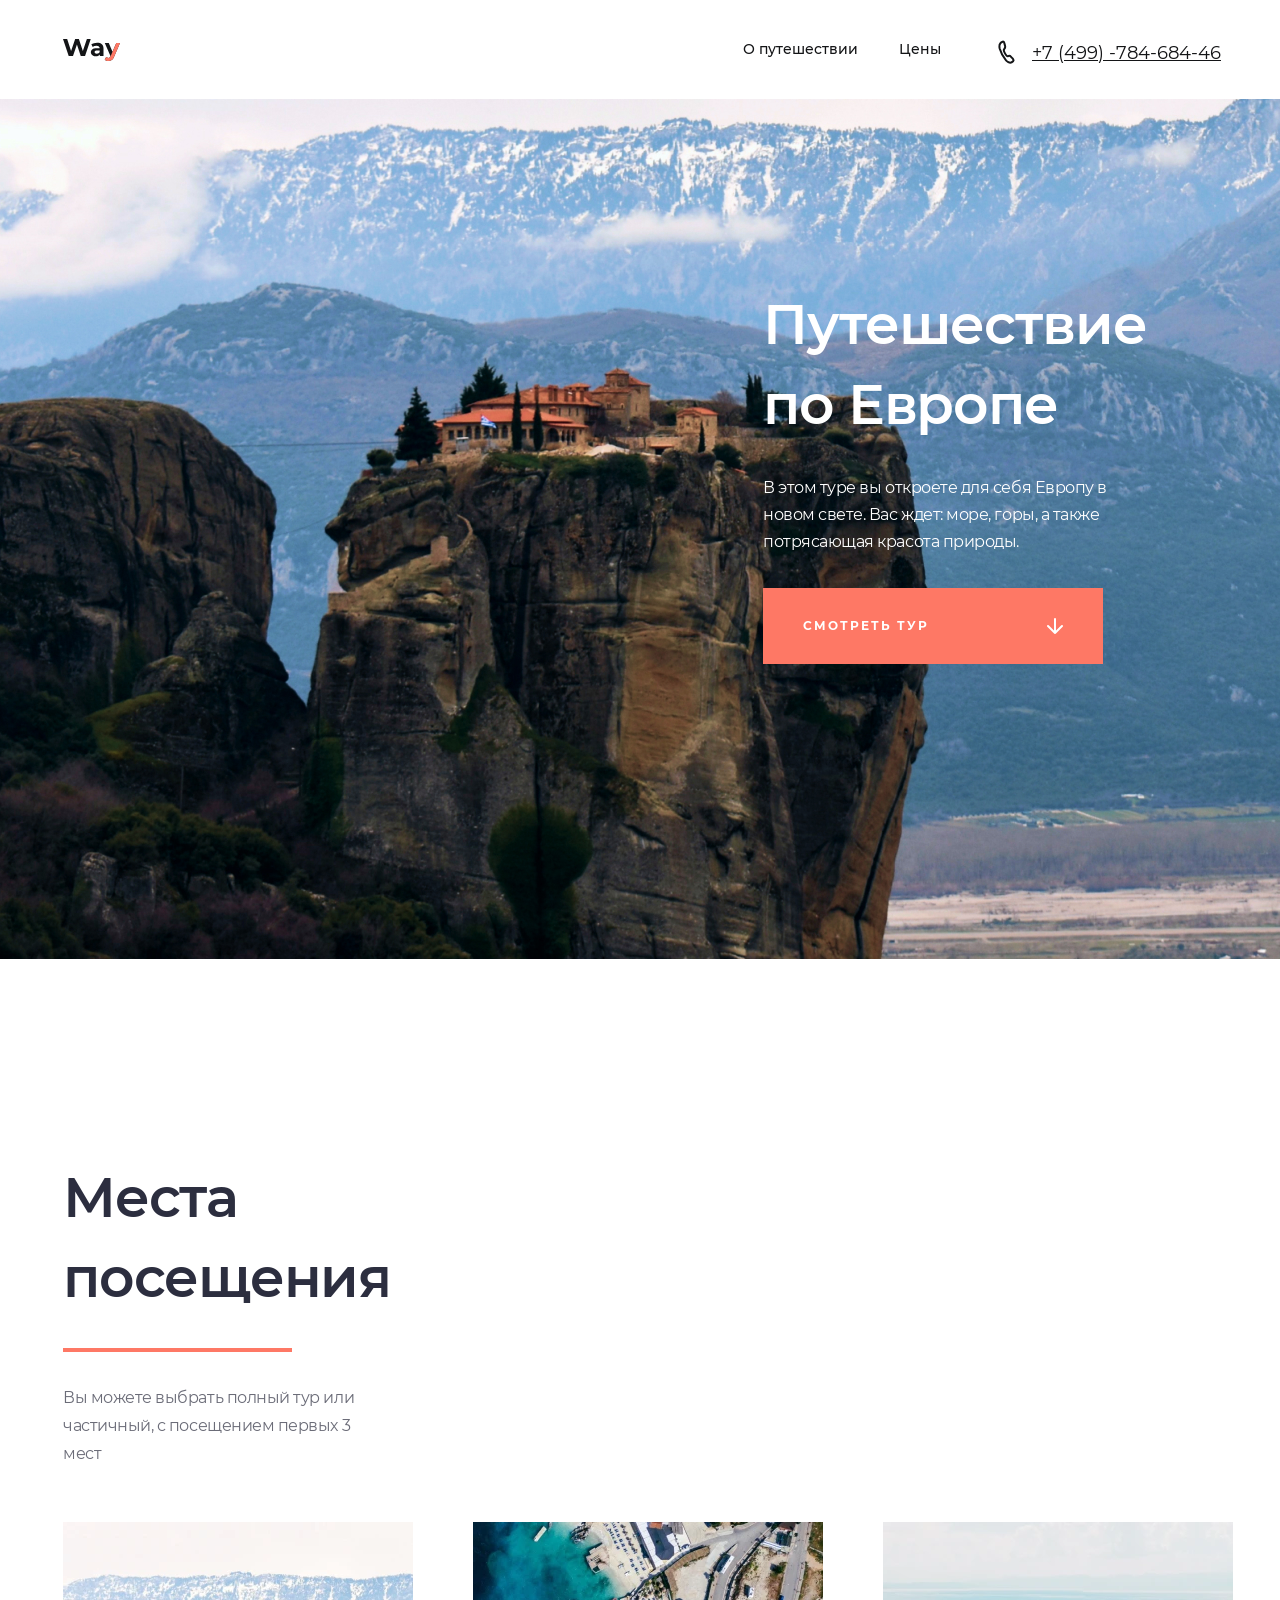
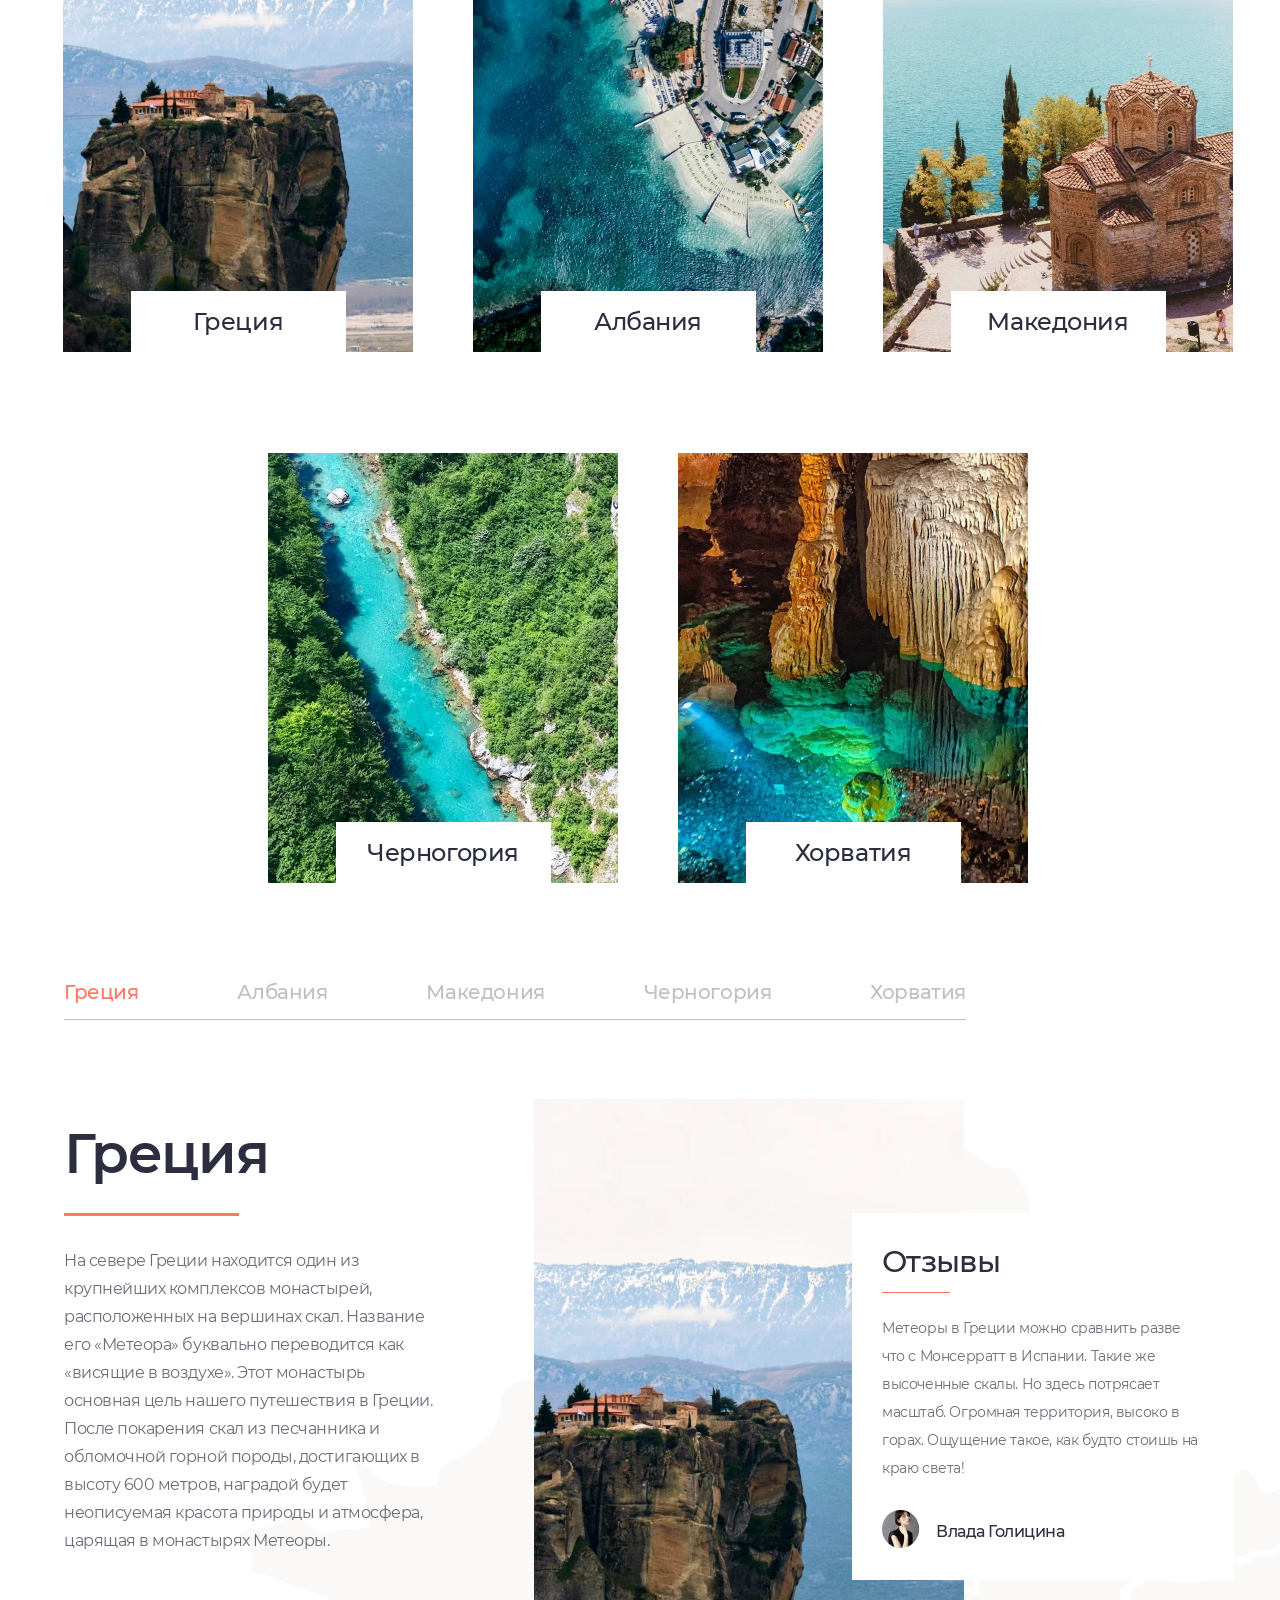
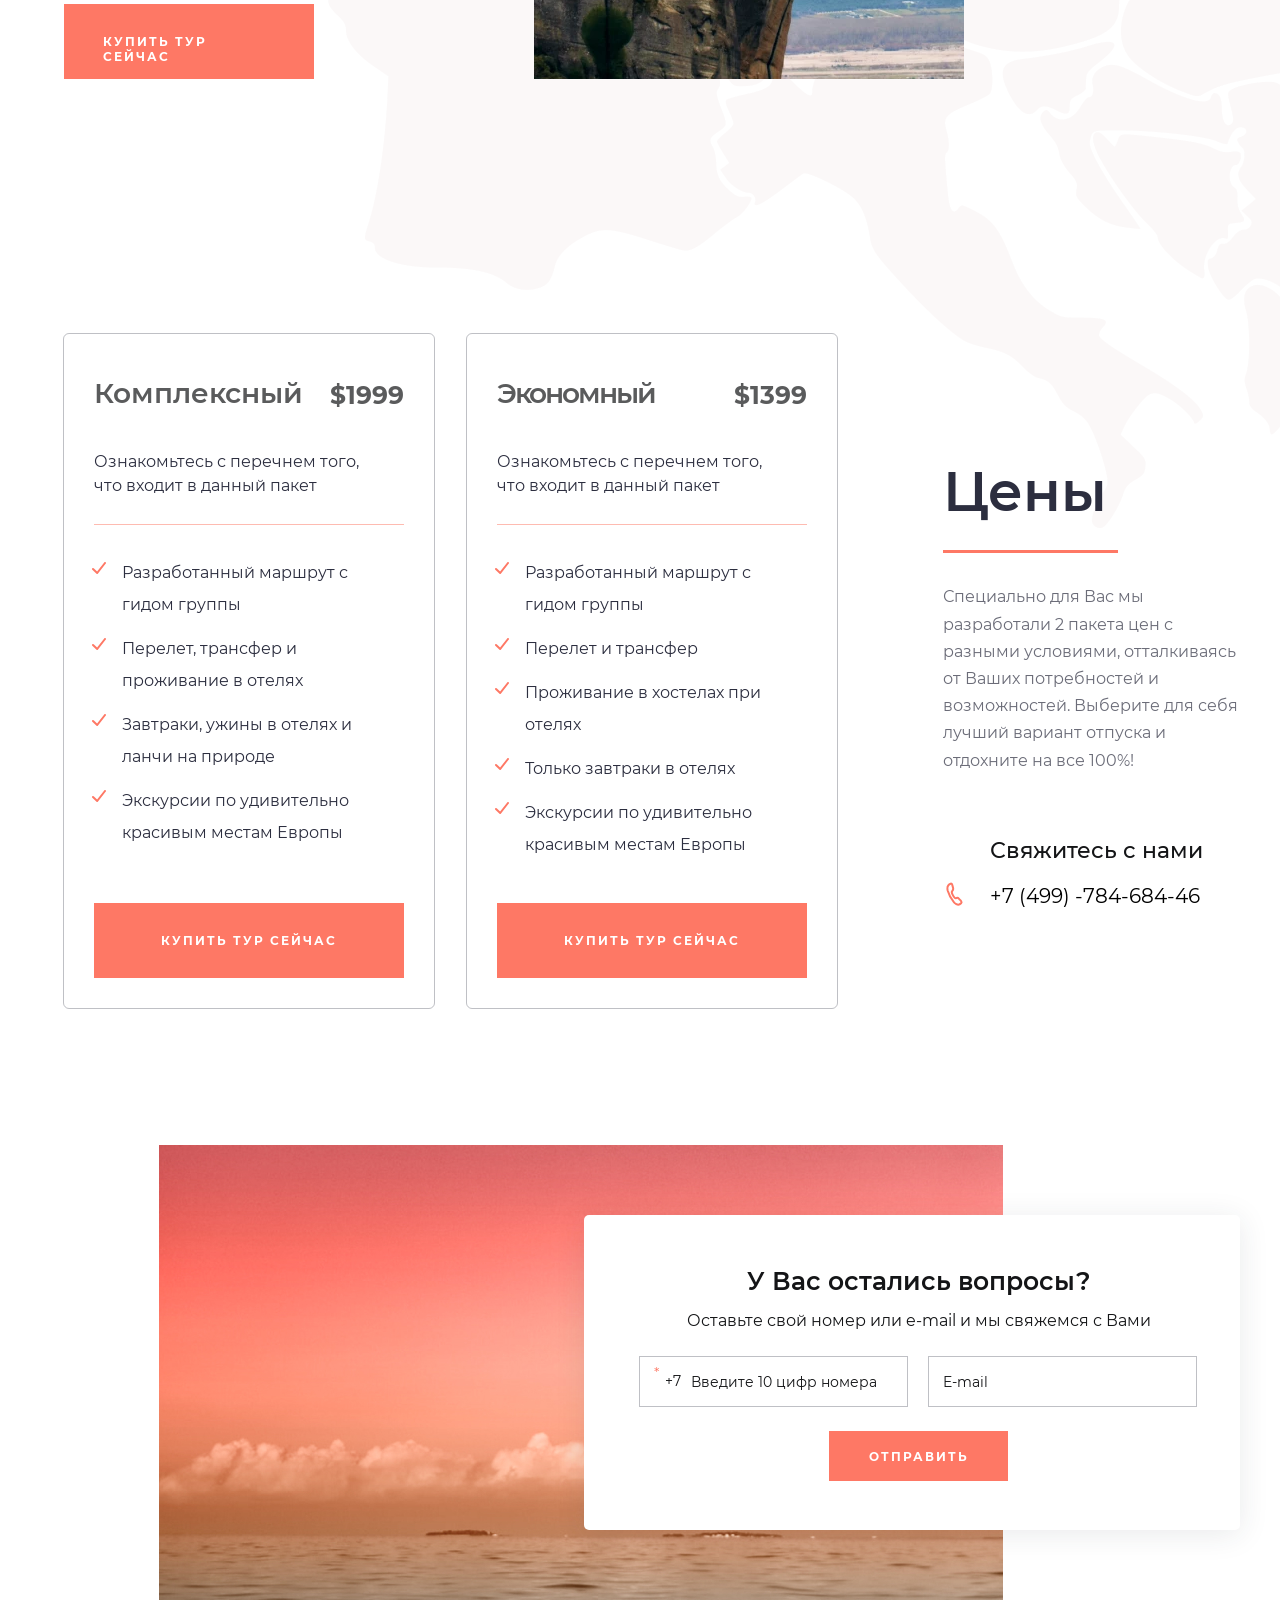
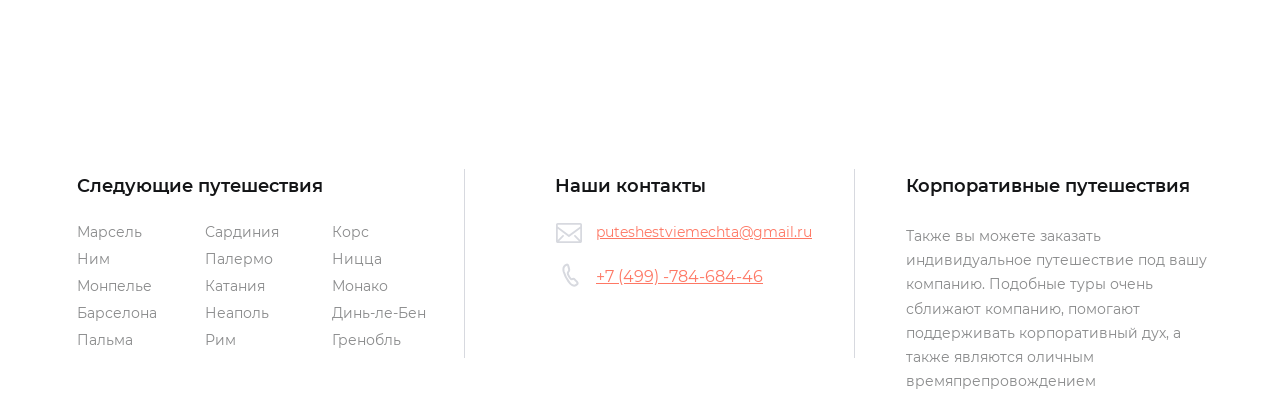
<file: index.html>
<!DOCTYPE html>
<html lang="ru">
<head>
  <meta charset="UTF-8">
  <meta name="viewport" content="width=device-width, initial-scale=1.0">
  <meta http-equiv="X-UA-Compatible" content="ie=edge">
  <title>Путешествие по Европе</title>
  <link rel="stylesheet" href="css/style.min.css">
  <link rel="preload" href="fonts/Montserrat-Bold.woff" as="font">
  <link rel="preload" href="fonts/Montserrat-Bold.woff2" as="font">
  <link rel="preload" href="fonts/Montserrat-Medium.woff" as="font">
  <link rel="preload" href="fonts/Montserrat-Medium.woff2" as="font">
  <link rel="preload" href="fonts/Montserrat-Regular.woff" as="font">
  <link rel="preload" href="fonts/Montserrat-Regular.woff2" as="font">
  <link rel="preload" href="fonts/Montserrat-SemiBold.woff" as="font">
  <link rel="preload" href="fonts/Montserrat-SemiBold.woff2" as="font">
</head>
<body>
  <header class="header">
    <div class="wrapper">
      <svg class="header__logo-svg" width="58" height="22" viewBox="0 0 58 22" fill="none">
        <use xlink:href="img/sprite.svg#logo"></use>
      </svg>
      <nav class="header__nav-items">
        <a href="#travel" class="header__nav-item">О путешествии</a>
        <a href="#price" class="header__nav-item">Цены</a>
      </nav>
      <div class="header__phone-wrap">
        <svg width="30" height="30" viewBox="0 0 30 30" fill="none">
          <use xlink:href="img/sprite.svg#phone"></use>
        </svg>
        <a href="#" class="header__phone">+7 (499) -784-684-46</a>
      </div>
      <button class="header__btn" aria-label="Открыть или закрыть меню">
        <span class="header__btn-line"></span>
      </button>
      <div class="header__humb header__humb--nojs header__humb--active">
        <a href="#travel" class="header__humb-link">
          О путешествии
        </a>
        <a href="#price" class="header__humb-link">
          Цены
        </a>
      </div>
    </div>
  </header>
  <main class="main">
    <section class="main-top">
      <div class="wrapper">
        <div class="main-top__container">
          <h1 class="main-top__text">Путешествие по Европе</h1>
          <p class="main-top__desc">В этом туре вы откроете для себя Европу в новом свете. Вас ждет: море, горы, а также потрясающая красота природы.</p>
          <a href="#watch" class="main-top__btn">
            <p class="main-top__btn-text">смотреть тур</p>
            <svg class="main-top__btn-svg" width="16" height="16" viewBox="0 0 16 16" fill="none">
              <use xlink:href="img/sprite.svg#arrow-right"></use>
            </svg>
          </a>
        </div>
      </div>
    </section>
    <section class="visit">
      <div class="wrapper">
        <h1 class="visit__text" id="travel">Места посещения</h1>
        <p class="visit__desc">Вы можете выбрать полный тур или частичный, с посещением первых 3 мест</p>
        <div class="visit__cards">
          <div class="visit__card visit__card--greece">
            <h2 class="visit__card-name">Греция</h2>
            <picture>
              <source media="(max-width: 1023px)" srcset="img/greece-tablet@1x.webp 1x, img/greece-tablet@2x.webp 2x" type="image/webp">
              <source srcset="img/greece-desktop@1x.webp 1x, img/greece-desktop@2x.webp 2x" type="image/webp">
              <source media="(max-width: 1023px)" srcset="img/greece-tablet@1x.jpg 1x, img/greece-tablet@2x.jpg 2x">
              <img src="img/greece-desktop@1x.jpg" srcset="img/greece-desktop@2x.jpg 2x" alt="Греция">
            </picture>
            <div class="visit__card-btn-wrap">
              <a class="visit__card-btn" href="#watch">смотреть подробнее</a>
            </div>
          </div>
          <div class="visit__card visit__card--albania">
            <h2 class="visit__card-name">Албания</h2>
            <picture>
              <source media="(max-width: 1023px)" srcset="img/albania-tablet@1x.webp 1x, img/albania-tablet@2x.webp 2x" type="image/webp">
              <source srcset="img/albania-desktop@1x.webp 1x, img/albania-desktop@2x.webp 2x" type="image/webp">
              <source media="(max-width: 1023px)" srcset="img/albania-tablet@1x.jpg 1x, img/albania-tablet@2x.jpg 2x">
              <img src="img/albania-desktop@1x.jpg" srcset="img/albania-desktop@2x.jpg 2x" alt="Албания">
            </picture>
            <div class="visit__card-btn-wrap">
              <a class="visit__card-btn" href="#watch">смотреть подробнее</a>
            </div>
          </div>
          <div class="visit__card visit__card--macedonia">
            <h2 class="visit__card-name">Македония</h2>
            <picture>
              <source media="(max-width: 1023px)" srcset="img/macedonia-tablet@1x.webp 1x, img/macedonia-tablet@2x.webp 2x" type="image/webp">
              <source srcset="img/macedonia-desktop@1x.webp 1x, img/macedonia-desktop@2x.webp 2x" type="image/webp">
              <source media="(max-width: 1023px)" srcset="img/macedonia-tablet@1x.jpg 1x, img/macedonia-tablet@2x.jpg 2x">
              <img src="img/macedonia-desktop@1x.jpg" srcset="img/macedonia-desktop@2x.jpg 2x" alt="Македония">
            </picture>
            <div class="visit__card-btn-wrap">
              <a class="visit__card-btn" href="#watch">смотреть подробнее</a>
            </div>
          </div>
          <div class="visit__card visit__card--montenegro">
            <h2 class="visit__card-name">Черногория</h2>
            <picture>
              <source media="(max-width: 1023px)" srcset="img/montenegro-tablet@1x.webp 1x, img/montenegro-tablet@2x.webp 2x" type="image/webp">
              <source srcset="img/montenegro-desktop@1x.webp 1x, img/montenegro-desktop@2x.webp 2x" type="image/webp">
              <source media="(max-width: 1023px)" srcset="img/montenegro-tablet@1x.jpg 1x, img/montenegro-tablet@2x.jpg 2x">
              <img src="img/montenegro-desktop@1x.jpg" srcset="img/montenegro-desktop@2x.jpg 2x" alt="Черногория">
            </picture>
            <div class="visit__card-btn-wrap">
              <a class="visit__card-btn" href="#watch">смотреть подробнее</a>
            </div>
          </div>
          <div class="visit__card visit__card--croatia">
            <h2 class="visit__card-name">Хорватия</h2>
            <picture>
              <source media="(max-width: 1023px)" srcset="img/croatia-tablet@1x.webp 1x, img/croatia-tablet@2x.webp 2x" type="image/webp">
              <source srcset="img/croatia-desktop@1x.webp 1x, img/croatia-desktop@2x.webp 2x" type="image/webp">
              <source media="(max-width: 1023px)" srcset="img/croatia-tablet@1x.jpg 1x, img/croatia-tablet@2x.jpg 2x">
              <img src="img/croatia-desktop@1x.jpg" srcset="img/croatia-desktop@2x.jpg 2x" alt="Хорватия">
            </picture>
            <div class="visit__card-btn-wrap">
              <a class="visit__card-btn" href="#watch">смотреть подробнее</a>
            </div>
          </div>
        </div>
      </div>
    </section>
    <section class="tabs" id="watch">
      <h1 class="visually-hidden">Страны и их описание</h1>
      <div class="wrapper">
        <ul class="tabs__list">
          <li class="tabs__name tabs__name--active"><a href="#">Греция</a></li>
          <li class="tabs__name"><a href="#">Албания</a></li>
          <li class="tabs__name"><a href="#">Македония</a></li>
          <li class="tabs__name"><a href="#">Черногория</a></li>
          <li class="tabs__name"><a href="#">Хорватия</a></li>
        </ul>
        <ul class="tabs__desc">
          <li class="tabs__item tabs__item--active">
            <h2 class="tabs__item-text">Греция</h2>
            <p class="tabs__item-desc">На севере Греции находится один из крупнейших комплексов монастырей, расположенных на вершинах скал. Название его «Метеора» буквально переводится как «висящие в воздухе». Этот монастырь основная цель нашего путешествия в Греции. После покарения скал из песчанника и обломочной горной породы, достигающих в высоту 600 метров, наградой будет неописуемая красота природы и атмосфера, царящая в монастырях Метеоры. </p>
            <a class="tabs__item-btn pay-modal--js" href="#">купить тур сейчас</a>
            <picture>
              <source media="(max-width: 320px)" srcset="img/background-mobile-greece@1x.webp 1x, img/background-mobile-greece@2x.webp 2x" type="image/webp">
              <source media="(max-width: 1023px)" srcset="img/background-desktop@1x.webp 1x, img/background-desktop@2x.webp 2x" type="image/webp">
              <source srcset="img/greece-lourge-desktop@1x.webp 1x, img/greece-lourge-desktop@2x.webp 2x" type="image/webp">
              <source media="(max-width: 320px)" srcset="img/background-mobile-greece@1x.jpg 1x, img/background-mobile-greece@2x.jpg 2x">
              <source media="(max-width: 1023px)" srcset="img/background-desktop@1x.jpg 1x, img/background-desktop@2x.jpg 2x">
              <img class="tabs__item-photo" src="img/greece-lourge-desktop@1x.jpg" srcset="img/greece-lourge-desktop@2x.jpg 2x" alt="Хорватия">
            </picture>
            <div class="tabs__feedback">
              <h2 class="tabs__feedback-name">Отзывы</h2>
              <p class="tabs__feedback-text">Метеоры в Греции можно сравнить разве что с Монсерратт в Испании. Такие же высоченные скалы. Но здесь потрясает масштаб. Огромная территория, высоко в горах. Ощущение такое, как будто стоишь на краю света! </p>
              <div class="tabs__feedback-info">
                <picture>
                  <source srcset="img/people1-desktop@1x.webp 1x, img/people1-desktop@2x.webp 2x" type="image/webp">
                  <img src="img/people1-desktop@1x.png" srcset="img/people1-desktop@2x.png 2x" alt="Фото человека" width="38" height="38">
                </picture>
                <p class="tabs__feedback-people">Влада Голицина</p>
              </div>
            </div>
          </li>
          <li class="tabs__item">
            <h2 class="tabs__item-text">Албания</h2>
            <p class="tabs__item-desc">В Албании мы посетим Курорт Ксамиль. Этот курорт поразит вас чистейшей водой и удивительным пляжем. Вначале кажется, что на пляже вас встречает обычный, правда невероятно белоснежный и слишком крупный песок. Однако, присмотревшись, можно понять, что это не песок, а камни, перетёртые до такого мелкого состояния. </p>
            <a class="tabs__item-btn pay-modal--js" href="#">купить тур сейчас</a>
            <picture>
              <source srcset="img/albania-lourge-desktop@1x.webp 1x, img/albania-lourge-desktop@2x.webp 2x" type="image/webp">
              <img class="tabs__item-photo" src="img/albania-lourge-desktop@1x.jpg" srcset="img/albania-lourge-desktop@2x.jpg 2x" alt="Албания">
            </picture>
            <div class="tabs__feedback">
              <h2 class="tabs__feedback-name">Отзывы</h2>
              <p class="tabs__feedback-text">Замечательный курорт, обязательно стоит посетить. В следующий раз возьму с собой сестру, чтобы тоже смогла вкусить все красоты природы :)</p>
              <div class="tabs__feedback-info">
                <picture>
                  <source srcset="img/people2-desktop@1x.webp 1x, img/people2-desktop@2x.webp 2x" type="image/webp">
                  <img src="img/people2-desktop@1x.png" srcset="img/people2-desktop@2x.png 2x" alt="Фото человека" width="38" height="38">
                </picture>
                <p class="tabs__feedback-people">Маришка</p>
              </div>
            </div>
          </li>
          <li class="tabs__item">
            <h2 class="tabs__item-text">Македония</h2>
            <p class="tabs__item-desc">В Македонии нашей целью будет посетить Палаошник, который расположился в удивительно красивой лесистой местности возле Охридского озера и Самуиловой твердыни. А также мы заберемся на вершину горы Татичев Камен где находится  археологический памятник Кокино в длину около 100 метров.</p>
            <a class="tabs__item-btn pay-modal--js" href="#">купить тур сейчас</a>
            <picture>
              <source srcset="img/macedonia-lourge-desktop@1x.webp 1x, img/macedonia-lourge-desktop@2x.webp 2x" type="image/webp">
              <img class="tabs__item-photo" src="img/macedonia-lourge-desktop@1x.jpg" srcset="img/macedonia-lourge-desktop@2x.jpg 2x" alt="Македония">
            </picture>
            <div class="tabs__feedback">
              <h2 class="tabs__feedback-name">Отзывы</h2>
              <p class="tabs__feedback-text">Я бы сказал необычное старое здание. В архитектуре я не разбираюсь, но подъем в гору был очень веселым так как люди оказались легкими и заводными. Красота природы впечатлила, особенно после долгого пути в гору.</p>
              <div class="tabs__feedback-info">
                <picture>
                  <source srcset="img/people3-desktop@1x.webp 1x, img/people3-desktop@2x.webp 2x" type="image/webp">
                  <img src="img/people3-desktop@1x.png" srcset="img/people3-desktop@2x.png 2x" alt="Фото человека" width="38" height="38">
                </picture>
                <p class="tabs__feedback-people">Михаил Кузьмин</p>
              </div>
            </div>
          </li>
          <li class="tabs__item">
            <h2 class="tabs__item-text">Черногория</h2>
            <p class="tabs__item-desc">Черногория удивит нас самым большим в Европе каньоном реки Тара, который в некоторых местах высотой берегов доходит до 1300 метров, а шириной не превышает трех. При этом длина каньона составляет 80 км. </p>
            <a class="tabs__item-btn pay-modal--js" href="#">купить тур сейчас</a>
            <picture>
              <source srcset="img/montenegro-lourge-desktop@1x.webp 1x, img/montenegro-lourge-desktop@2x.webp 2x" type="image/webp">
              <img class="tabs__item-photo" src="img/montenegro-lourge-desktop@1x.jpg" srcset="img/montenegro-lourge-desktop@2x.jpg 2x" alt="Черногория">
            </picture>
            <div class="tabs__feedback">
              <h2 class="tabs__feedback-name">Отзывы</h2>
              <p class="tabs__feedback-text">Неописуемой красоты каньон! Ничего прекраснее в жизни не видела, разве что в фильмах :) Всем советую</p>
              <div class="tabs__feedback-info">
                <picture>
                  <source srcset="img/people4-desktop@1x.webp 1x, img/people4-desktop@2x.webp 2x" type="image/webp">
                  <img src="img/people4-desktop@1x.png" srcset="img/people4-desktop@2x.png 2x" alt="Фото человека" width="38" height="38">
                </picture>
                <p class="tabs__feedback-people">Анастасия Мей</p>
              </div>
            </div>
          </li>
          <li class="tabs__item">
            <h2 class="tabs__item-text">Хорватия</h2>
            <p class="tabs__item-desc">В Хорватии мы посетим необычайную пещеру названную Бередине. Ее подземный мир увлечет вас на 80-ти метровую глубину через 5 освещенных залов, украшенных удивительными нерукотворными скульптурами —  сталактитами и сталагмитами —  формировавшимися тысячи и тысячи лет.</p>
            <a class="tabs__item-btn pay-modal--js" href="#">купить тур сейчас</a>
            <picture>
              <source srcset="img/croatia-lourge-desktop@1x.webp 1x, img/croatia-lourge-desktop@2x.webp 2x" type="image/webp">
              <img class="tabs__item-photo" src="img/croatia-lourge-desktop@1x.jpg" srcset="img/croatia-lourge-desktop@2x.jpg 2x" alt="Хорватия">
            </picture>
            <div class="tabs__feedback">
              <h2 class="tabs__feedback-name">Отзывы</h2>
              <p class="tabs__feedback-text">Мы поехали всей семьей, я, моя жена и родители. Пещера просто незабываема! А то, что все это формировалось тысячелетиями, мега необычно. Первоначально даже не верилось, но натур ни с чем не спутать по итогу :)</p>
              <div class="tabs__feedback-info">
                <picture>
                  <source srcset="img/people5-desktop@1x.webp 1x, img/people5-desktop@2x.webp 2x" type="image/webp">
                  <img src="img/people5-desktop@1x.png" srcset="img/people5-desktop@2x.png 2x" alt="Фото человека" width="38" height="38">
                </picture>
                <p class="tabs__feedback-people">Владимир Мулицин</p>
              </div>
            </div>
          </li>
        </ul>
      </div>
    </section>
    <section class="price" id="price">
      <div class="wrapper">
        <div class="price__items">
          <div class="price__item price__item--active">
            <div class="price__text">
              <h2 class="price__text-head">Комплексный</h2>
              <p class="price__text-add">$1999</p>
            </div>
            <p class="price__desc">Ознакомьтесь с перечнем того, что входит в данный пакет </p>
            <ul class="price__list">
              <li class="price__adv">Разработанный маршрут с гидом группы</li>
              <li class="price__adv">Перелет, трансфер и проживание в отелях</li>
              <li class="price__adv">Завтраки, ужины в отелях и ланчи на природе</li>
              <li class="price__adv">Экскурсии по удивительно красивым местам Европы</li>
            </ul>
            <a class="price__btn pay-modal--js" href="#">купить тур сейчас</a>
          </div>
          <div class="price__item">
            <div class="price__text">
              <h2 class="price__text-head">Экономный</h2>
              <p class="price__text-add">$1399</p>
            </div>
            <p class="price__desc">Ознакомьтесь с перечнем того, что входит в данный пакет </p>
            <ul class="price__list">
              <li class="price__adv">Разработанный маршрут с гидом группы</li>
              <li class="price__adv">Перелет и трансфер</li>
              <li class="price__adv">Проживание в хостелах при отелях</li>
              <li class="price__adv">Только завтраки в отелях</li>
              <li class="price__adv">Экскурсии по удивительно красивым местам Европы</li>
            </ul>
            <a class="price__btn pay-modal--js" href="#">купить тур сейчас</a>
          </div>
          <div class="price__item">
            <h2 class="price__spec-head">Цены</h2>
            <p class="price__spec-add">Специально для Вас мы разработали 2 пакета цен с разными условиями, отталкиваясь от Ваших потребностей и возможностей. Выберите для себя лучший вариант отпуска и отдохните на все 100%! </p>
            <div class="price__contact">
              <h2 class="price__contact-text">Свяжитесь с нами</h2>
              <a class="price__contact-tel" href="tel:849978468446">
                <svg width="30" height="30" fill="none">
                  <use xlink:href="img/sprite.svg#phone-orange"></use>
                </svg>
                +7 (499) -784-684-46
              </a>
            </div>
          </div>
        </div>
      </div>
    </section>
    <section class="question">
      <h1 class="visually-hidden">Свяжитесь с нами</h1>
      <div class="wrapper">
        <div class="question__container">
          <h2 class="question__text">У Вас остались вопросы?</h2>
          <p class="question__desc">Оставьте свой номер или e-mail и мы свяжемся с Вами</p>
          <form action="#" class="question__form">
            <div class="question__control-wrap">
              <label class="question__label" for="tel">+7</label>
              <input class="question__control" type="tel" name="tel" id="tel" placeholder="Введите 10 цифр номера" required="">
            </div>
            <div class="question__control-wrap">
              <label class="question__label2" for="email"></label>
              <input class="question__control" type="email" name="email" id="email" placeholder="E-mail">
            </div>
            <button class="question__btn success--js" type="submit">Отправить</button>
          </form>
        </div>
      </div>
    </section>
  </main>
  <footer class="footer">
    <div class="wrapper">
      <div class="footer__next">
        <h2 class="footer__next-text">Следующие путешествия</h2>
        <div class="footer__next-list">
          <ul>
            <li class="footer__next-country">Марсель</li>
            <li class="footer__next-country">Ним</li>
            <li class="footer__next-country">Монпелье</li>
            <li class="footer__next-country">Барселона</li>
            <li class="footer__next-country">Пальма</li>
          </ul>
          <ul>
            <li class="footer__next-country">Сардиния</li>
            <li class="footer__next-country">Палермо</li>
            <li class="footer__next-country">Катания</li>
            <li class="footer__next-country">Неаполь</li>
            <li class="footer__next-country">Рим</li>
          </ul>
          <ul>
            <li class="footer__next-country">Корс</li>
            <li class="footer__next-country">Ницца</li>
            <li class="footer__next-country">Монако</li>
            <li class="footer__next-country">Динь-ле-Бен</li>
            <li class="footer__next-country">Гренобль</li>
          </ul>
        </div>
      </div>
      <div class="footer__contacts">
        <h2 class="footer__contacts-text">Наши контакты</h2>
        <div class="footer__mail">
          <svg width="26" height="20" viewBox="0 0 26 20" fill="none">
            <use xlink:href="img/sprite.svg#mail"></use>
          </svg>
          <a class="footer__mail-link" href="mailto:puteshestviemechta@gmail.ru">puteshestviemechta@gmail.ru</a>
        </div>
        <div class="footer__tel">
          <svg width="30" height="30" viewBox="0 0 30 30" fill="none">
            <use xlink:href="img/sprite.svg#phone-grey"></use>
          </svg>
          <a class="footer__tel-link" href="tel:+749978468446">+7 (499) -784-684-46</a>
        </div>
      </div>
      <div class="footer__individually">
        <h2 class="footer__individually-text">Корпоративные путешествия</h2>
        <p class="footer__individually-desc">Также вы можете заказать индивидуальное путешествие под вашу компанию. Подобные туры очень сближают компанию, помогают поддерживать корпоративный дух, а также являются оличным времяпрепровождением</p>
      </div>
    </div>
  </footer>
  <div class="pay-modal-overlay"></div>
  <div class="pay-modal">
    <form action="#" class="pay-modal__form">
      <h2 class="pay-modal__text">Купить тур</h2>
      <div class="pay-modal__control-wrap">
        <label class="pay-modal__label" for="tel2">+7</label>
        <input class="pay-modal__control" type="tel" name="tel2" id="tel2" placeholder="Введите 10 цифр номера" required="">
      </div>
      <div class="pay-modal__control-wrap">
        <label class="pay-modal__label2" for="email2"></label>
        <input class="pay-modal__control" type="email" name="email2" id="email2" placeholder="E-mail">
      </div>
      <button class="pay-modal__btn success--js2" type="submit">Отправить</button>
    </form>
    <button class="pay-modal__btn-close" aria-label="Закрыть"></button>
  </div>
  <div class="success-modal">
    <p class="success-modal__text">Форма успешно отправлена, спасибо! :)</p>
    <button class="success-modal-btn" aria-label="Закрыть"></button>
  </div>
  <script src="js/header-humb.js"></script>
  <script src="js/tabs.js"></script>
  <script src="js/pay.js"></script>
  <script src="js/validity.js"></script>
  <script src="js/send.js"></script>
</body>
</html>
</file>
<file: css/style.min.css>
@charset "UTF-8";@font-face{font-family:"Montserrat";src:url(../fonts/Montserrat-Bold.woff2) format("woff2"),url(../fonts/Montserrat-Bold.woff) format("woff");font-weight:700;font-style:normal;font-display:swap}@font-face{font-family:"Montserrat";src:url(../fonts/Montserrat-SemiBold.woff2) format("woff2"),url(../fonts/Montserrat-SemiBold.woff) format("woff");font-weight:600;font-style:normal;font-display:swap}@font-face{font-family:"Montserrat";src:url(../fonts/Montserrat-Medium.woff2) format("woff2"),url(../fonts/Montserrat-Medium.woff) format("woff");font-weight:500;font-style:normal;font-display:swap}@font-face{font-family:"Montserrat";src:url(../fonts/Montserrat-Regular.woff2) format("woff2"),url(../fonts/Montserrat-Regular.woff) format("woff");font-weight:400;font-style:normal;font-display:swap}.visually-hidden{position:absolute;width:1px;height:1px;margin:-1px;border:0;padding:0;white-space:nowrap;clip:rect(0 0 0 0);overflow:hidden}*,::after,::before{-webkit-box-sizing:border-box;box-sizing:border-box}body{font-family:"Montserrat","Tahoma",sans-serif}.wrapper{max-width:1200px;margin:0 auto}
/*! normalize.css v8.0.1 | MIT License | github.com/necolas/normalize.css */
html{line-height:1.15;-webkit-text-size-adjust:100%}body{margin:0}details,main{display:block}h1{font-size:2em;margin:.67em 0}hr{-webkit-box-sizing:content-box;box-sizing:content-box;height:0;overflow:visible}code,kbd,pre,samp{font-family:monospace,monospace;font-size:1em}a{background-color:transparent}abbr[title]{border-bottom:none;-webkit-text-decoration:underline dotted;text-decoration:underline dotted}b,strong{font-weight:bolder}small{font-size:80%}sub,sup{font-size:75%;line-height:0;position:relative;vertical-align:baseline}sub{bottom:-.25em}sup{top:-.5em}img{border-style:none}button,input,optgroup,select,textarea{font-family:inherit;font-size:100%;line-height:1.15;margin:0}button,input{overflow:visible}button,select{text-transform:none}[type=button],[type=reset],[type=submit],button{-webkit-appearance:button}[type=button]::-moz-focus-inner,[type=reset]::-moz-focus-inner,[type=submit]::-moz-focus-inner,button::-moz-focus-inner{border-style:none;padding:0}[type=button]:-moz-focusring,[type=reset]:-moz-focusring,[type=submit]:-moz-focusring,button:-moz-focusring{outline:1px dotted ButtonText}fieldset{padding:.35em .75em .625em}legend{color:inherit;display:table;max-width:100%;white-space:normal}progress{vertical-align:baseline}textarea{overflow:auto}[type=checkbox],[type=radio],legend{-webkit-box-sizing:border-box;box-sizing:border-box;padding:0}[type=number]::-webkit-inner-spin-button,[type=number]::-webkit-outer-spin-button{height:auto}[type=search]{-webkit-appearance:textfield;outline-offset:-2px}[type=search]::-webkit-search-decoration{-webkit-appearance:none}::-webkit-file-upload-button{-webkit-appearance:button;font:inherit}summary{display:list-item}[hidden],template{display:none}.header{background-color:#fff;position:relative}.header .wrapper{display:grid;grid-template-columns:1fr 249px 248px;-webkit-box-align:center;-ms-flex-align:center;align-items:center;min-height:99px}@media (max-width:1023px){.header .wrapper{padding-top:4px;min-height:50px}}@media (max-width:767px){.header .wrapper{grid-template-columns:1fr 1fr 1fr}}.header__logo-svg{margin-left:23px}@media (max-width:1023px){.header__logo-svg{width:43px;margin-left:17px}.header__nav-items{display:none}}.header__nav-item{color:#141517;text-decoration:none;font-weight:500;font-size:14px;line-height:17px;margin-right:37px}.header__nav-item:hover,.header__phone-wrap:hover .header__phone{color:#fe7865}.header__phone-wrap{display:-webkit-box;display:-ms-flexbox;display:flex;-webkit-box-align:center;-ms-flex-align:center;align-items:center;margin-top:6px}.header__phone-wrap:hover path{stroke:#fe7865}@media (max-width:1023px){.header__phone-wrap{display:none}}.header__phone{color:#141517;font-weight:400;font-size:18px;line-height:32px;margin-left:10px}.header__humb{position:absolute;top:50px;padding-top:65px;width:100%;min-height:100vh;background-color:#fff;display:none;-webkit-box-orient:vertical;-webkit-box-direction:normal;-ms-flex-direction:column;flex-direction:column;grid-column:1/-1;z-index:1}@media (max-width:1023px){.header__humb--active{display:-webkit-box;display:-ms-flexbox;display:flex}}.header__humb--nojs{position:relative}@media (max-width:1023px){.header__humb--nojs{display:-webkit-box;display:-ms-flexbox;display:flex}}.header__btn{position:absolute;top:0;right:0;width:72px;height:50px;background-color:#fe7865;border:0;cursor:pointer;display:none}@media (max-width:1023px){.header__btn{display:block}}@media (max-width:767px){.header__btn{width:50px}}.header__btn--active,.header__btn-line{background-color:#fff}.header__btn--active .header__btn-line{-webkit-box-shadow:none;box-shadow:none;background-color:rgba(20,21,23,.2);-webkit-transform:rotate(45deg);transform:rotate(45deg);position:relative}.header__btn--active .header__btn-line::after{content:"";position:absolute;width:22.5px;height:1px;background-color:rgba(20,21,23,.2);-webkit-transform:rotate(-90deg);transform:rotate(-90deg);top:0;left:1px}.header__btn-line{display:block;width:22.5px;height:1px;margin:0 auto;-webkit-box-shadow:0 5.25px #fff,0 -5.25px #fff;box-shadow:0 5.25px #fff,0 -5.25px #fff}.header__humb-link{background-color:#fbf8f8;padding:17px;font-weight:600;font-size:20px;margin-bottom:30px;text-decoration:none;line-height:140%;color:#48494d;position:relative}.header__humb-link::after,.main-top::after{content:"";position:absolute;background-repeat:no-repeat}.header__humb-link::after{-webkit-transform:translateY(-50%);transform:translateY(-50%);right:0;height:25px;top:50%;width:25px;background-image:url("data:image/svg+xml,%3Csvg viewBox='0 0 25 25' fill='none' xmlns='http://www.w3.org/2000/svg'%3E%3Cg clip-path='url(%23clip0)'%3E%3Cpath fill-rule='evenodd' clip-rule='evenodd' d='M9 7.4L13.6 12L9 16.6L10.4 18L16.4 12L10.4 6L9 7.4Z' fill='%232C2E3F' fill-opacity='0.5'/%3E%3C/g%3E%3Cdefs%3E%3CclipPath id='clip0'%3E%3Crect width='12' height='7.4' fill='white' transform='translate(9 18) rotate(-90)'/%3E%3C/clipPath%3E%3C/defs%3E%3C/svg%3E%0A")}.main-top{position:relative}.main-top .wrapper{display:-webkit-box;display:-ms-flexbox;display:flex;-webkit-box-align:center;-ms-flex-align:center;align-items:center;-webkit-box-pack:end;-ms-flex-pack:end;justify-content:flex-end;min-height:860px}@media (max-width:1023px){.main-top .wrapper{-webkit-box-pack:center;-ms-flex-pack:center;justify-content:center;width:100%;min-height:344px;-webkit-box-align:start;-ms-flex-align:start;align-items:start}}.main-top::after{background-image:url(../img/background-desktop@1x.jpg);background-color:#6e6ee0;background-size:cover;min-height:860px;width:100%;top:0;z-index:-1}@media (-webkit-min-device-pixel-ratio:2),(min-resolution:2dppx){.main-top::after{background-image:url(../img/background-desktop@2x.jpg)}}@media (max-width:1023px){.main-top::after{min-height:344px}}@media (max-width:767px){.main-top::after{background-image:url(../img/background-tablet@1x.jpg);min-height:235px}}@media (max-width:767px) and (-webkit-min-device-pixel-ratio:2),(max-width:767px) and (min-resolution:2dppx){.main-top::after{background-image:url(../img/background-tablet@2x.jpg)}}@media (max-width:320px){.main-top::after{background-image:url(../img/background-mobile@1x.jpg)}}@media (max-width:320px) and (-webkit-min-device-pixel-ratio:2),(max-width:320px) and (min-resolution:2dppx){.main-top::after{background-image:url(../img/background-mobile@2x.jpg)}}.main-top__container{width:412px;min-height:379px;margin-top:-109px;margin-right:65px}@media (max-width:1023px){.main-top__container{text-align:center;min-height:201px;margin:0;display:-webkit-box;display:-ms-flexbox;display:flex;-ms-flex-wrap:wrap;flex-wrap:wrap;-webkit-box-pack:center;-ms-flex-pack:center;justify-content:center}}.main-top__text{margin:0;font-weight:600;font-size:55px;line-height:80px;letter-spacing:-1.10667px;color:#fff;width:412px;min-height:159px}@media (max-width:1023px){.main-top__text{width:398px;line-height:150%;text-align:center;color:#fff;min-height:45px;font-size:32px;padding-top:58px}}@media (max-width:767px){.main-top__text{max-width:294px;min-height:72px;margin-top:0;font-weight:600;font-size:24px;line-height:150%;letter-spacing:0;padding-top:82px}}.main-top__desc{font-weight:400;font-size:16px;line-height:170%;letter-spacing:-.466667px;color:#fff;width:376px;min-height:76px;margin:29px 0 33px}@media (max-width:1023px){.main-top__desc{width:398px;text-align:center;letter-spacing:-.466667px;color:#fff;margin-top:14px;margin-bottom:10px}}@media (max-width:767px){.main-top__desc{max-width:288px;min-height:108px;color:#2c2e3f;margin-top:99px;margin-bottom:20px}}.main-top__btn{display:-webkit-box;display:-ms-flexbox;display:flex;-webkit-box-pack:justify;-ms-flex-pack:justify;justify-content:space-between;font-weight:700;font-size:12px;line-height:15px;letter-spacing:2px;text-transform:uppercase;color:#fff;background-color:#fe7865;width:340px;min-height:75px;padding:30px 40px;cursor:pointer;text-decoration:none}.main-top__btn:hover{background-color:#f17d4b}@media (max-width:1023px){.main-top__btn{width:250px;min-height:50px;font-weight:500;font-size:10px;line-height:12px;padding:17px 40px}}@media (max-width:767px){.main-top__btn{width:288px;min-height:50px}}.main-top__btn-text{margin:0}.visit{min-height:1297px;padding-top:199px}.visit .wrapper{padding-left:23px}@media (max-width:1023px){.visit .wrapper{text-align:center;padding:0}.visit{padding-top:80px}}@media (max-width:767px){.visit{padding-top:108px}}.visit__text{position:relative;font-weight:600;font-size:55px;line-height:80px;letter-spacing:-1.245px;color:#2c2e3f;width:358px;min-height:160px;margin:0}.visit__text::after{content:"";position:absolute;bottom:-34px;left:0;width:228.51px;height:4px;background-color:#fe7865}@media (max-width:1023px){.visit__text::after{content:none}.visit__text{font-size:30px;line-height:150%;color:#2c2e3f;margin:0 auto;min-height:45px;width:100%;letter-spacing:0}}@media (max-width:767px){.visit__text{font-size:24px}}.visit__desc{font-weight:400;font-size:16px;line-height:28px;letter-spacing:-.466667px;color:rgba(44,46,63,.7);width:328px;min-height:56px;margin:66px 0 54px}@media (max-width:1023px){.visit__desc{font-weight:400;font-size:16px;line-height:28px;letter-spacing:-.466667px;color:rgba(44,46,63,.7);margin:20px auto 40px}}@media (max-width:767px){.visit__desc{width:288px;margin:11px auto 19px}}.visit__cards{display:-webkit-box;display:-ms-flexbox;display:flex;-webkit-box-pack:center;-ms-flex-pack:center;justify-content:center;-ms-flex-wrap:wrap;flex-wrap:wrap;max-width:1170px}@media (max-width:1023px){.visit__cards{width:605px;-webkit-box-pack:center;-ms-flex-pack:center;justify-content:center;margin:0 auto}}@media (max-width:767px){.visit__cards{width:288px}}.visit__card{-webkit-box-pack:center;-ms-flex-pack:center;justify-content:center;-webkit-box-align:end;-ms-flex-align:end;align-items:flex-end;margin-right:60px;margin-bottom:101px;position:relative;width:350px;min-height:430px;background-color:#6e6ee0}.visit__card img{position:absolute;top:0;left:0;width:100%}.visit__card,.visit__card:hover .visit__card-btn-wrap{display:-webkit-box;display:-ms-flexbox;display:flex}.visit__card:nth-child(3n){margin-right:0}.visit__card:last-child{margin-right:0}@media (max-width:1023px){.visit__card{width:288px;min-height:425px;margin:0 0 20px}.visit__card:nth-child(2n){margin-left:29px}}@media (max-width:767px){.visit__card{margin:0 0 35px}.visit__card:nth-child(2n){margin-left:0}}.visit__card-name{display:block;margin:0;width:215px;min-height:57px;padding:16px 0;background-color:#fff;font-weight:500;font-size:24px;line-height:29px;text-align:center;letter-spacing:-.415px;color:#2c2e3f;z-index:1}.visit__card-btn-wrap{position:absolute;width:100%;height:100%;background-color:rgba(20,21,23,.6);display:none;-webkit-box-pack:center;-ms-flex-pack:center;justify-content:center;-webkit-box-align:center;-ms-flex-align:center;align-items:center}.visit__card-btn{font-weight:500;font-size:14px;line-height:17px;letter-spacing:2px;text-transform:uppercase;color:#fff;text-decoration:none;padding:30px 25px;border:1px solid rgba(255,255,255,.7)}.tabs{margin-top:-4px;background-image:url(../img/places-desktop@1x.png);background-repeat:no-repeat;background-position:239px 133px;min-height:1223px}.tabs .wrapper{padding-left:24px;padding-right:0;overflow:hidden}@media (max-width:1023px){.tabs .wrapper{padding-left:12px;padding-right:11px}}@media (-webkit-min-device-pixel-ratio:2),(min-resolution:2dppx){.tabs{background-image:url(../img/places-desktop@2x.png)}}@media (max-width:1023px){.tabs{background-image:none;min-height:auto;margin-top:88px}}@media (max-width:767px){.tabs{margin-top:5px}}.tabs__list{margin:0;padding:0;display:-webkit-box;display:-ms-flexbox;display:flex;-ms-flex-wrap:wrap;flex-wrap:wrap;-webkit-box-pack:justify;-ms-flex-pack:justify;justify-content:space-between;-webkit-box-align:start;-ms-flex-align:start;align-items:flex-start;width:902px;min-height:39px;border-bottom:1px solid rgba(44,46,63,.3)}@media (max-width:1023px){.tabs__list{margin-left:25px}}@media (max-width:767px){.tabs__list{margin-left:3px}}.tabs__name{list-style:none}.tabs__name a{font-weight:500;font-size:20px;line-height:24px;padding-bottom:15px;display:-webkit-box;display:-ms-flexbox;display:flex;-webkit-box-align:center;-ms-flex-align:center;align-items:center;text-align:center;letter-spacing:-.415px;color:rgba(44,46,63,.3);text-decoration:none}.tabs__name--active a{color:#fe7865}.tabs__desc{padding:0;margin:89px 0 0}@media (max-width:1023px){.tabs__desc{margin-top:33px}}@media (max-width:767px){.tabs__desc{margin-top:24px}}.tabs__item{position:relative;list-style:none;display:none;grid-template-columns:1fr 1fr;grid-template-rows:-webkit-max-content 1fr 75px;grid-template-rows:max-content 1fr 75px}.tabs__item--active{display:grid}@media (max-width:1023px){.tabs__item{grid-template-rows:45px 1fr 50px}}@media (max-width:767px){.tabs__item{margin:0 auto}}.tabs__item-text{font-weight:600;font-size:55px;line-height:90px;letter-spacing:-1.245px;color:#2c2e3f;position:relative;z-index:1;margin:0 0 -11px}.tabs__item-text::after{content:"";position:absolute;left:0;bottom:-17px;width:175px;height:3px;background-color:#fe7865}@media (max-width:1023px){.tabs__item-text{text-align:center;grid-column:1/-1;font-size:30px;line-height:150%;letter-spacing:0}.tabs__item-text::after{content:none}}@media (max-width:767px){.tabs__item-text{font-size:24px;line-height:150%}}.tabs__item-desc{margin:59px 0 49px;font-weight:400;font-size:16px;line-height:28px;letter-spacing:-.466667px;color:rgba(44,46,63,.7);width:370px;min-height:308px;grid-row:2/3;z-index:1}@media (max-width:1023px){.tabs__item-desc{grid-column:1/-1;text-align:center;width:100%;min-height:104px;margin-bottom:19px;margin-top:20px;padding:0 4px}}@media (max-width:767px){.tabs__item-desc{margin-top:11px}}.tabs__item-btn{font-weight:700;font-size:12px;line-height:15px;letter-spacing:2px;text-transform:uppercase;color:#fff;background-color:#fe7865;text-decoration:none;width:250px;padding:30px 39px;grid-row:3/4;z-index:1}.tabs__item-btn:hover{background-color:#f17d4b}@media (max-width:1023px){.tabs__item-btn{grid-column:1/-1;margin:0 auto;padding:19px 51px;font-weight:500;font-size:10px;line-height:12px}}@media (max-width:767px){.tabs__item-btn{width:288px;padding:20px 70px}}.tabs__item-photo{position:absolute;top:-10px;right:276px;background-color:#898989}@media (max-width:1023px){.tabs__item-photo{top:auto;left:-12px;bottom:32px;width:calc(100% + 23px);height:415px;overflow:hidden}}@media (max-width:767px){.tabs__item-photo{bottom:71px}}.tabs__feedback{width:382px;min-height:367px;padding:30px 30px 0;background-color:#fff;z-index:1;grid-row:2/3;margin-right:6px;align-self:center;justify-self:end}@media (max-width:1023px){.tabs__feedback{grid-row:4;grid-column:1/-1;align-self:end;justify-self:center;margin-top:110px}}@media (max-width:767px){.tabs__feedback{width:268px;text-align:center;padding:22px 22px 0}}.tabs__feedback-name{position:relative;font-weight:500;font-size:30px;line-height:37px;letter-spacing:-.691667px;color:#2c2e3f;margin:0}.tabs__feedback-name::after{content:"";position:absolute;left:0;bottom:-13px;width:68px;height:1px;background-color:#fe7865}@media (max-width:767px){.tabs__feedback-name{font-size:20px;line-height:24px}.tabs__feedback-name::after{left:50%;-webkit-transform:translateX(-50%);transform:translateX(-50%)}}.tabs__feedback-text{font-weight:400;font-size:14px;line-height:28px;letter-spacing:-.408333px;color:rgba(44,46,63,.7);margin:34px 0 24px}@media (max-width:767px){.tabs__feedback-text{margin-bottom:15px}}.tabs__feedback-info{display:-webkit-box;display:-ms-flexbox;display:flex;-webkit-box-align:center;-ms-flex-align:center;align-items:center;margin-bottom:22px}@media (max-width:767px){.tabs__feedback-info{-ms-flex-wrap:wrap;flex-wrap:wrap;-webkit-box-pack:center;-ms-flex-pack:center;justify-content:center}}.tabs__feedback-people{margin-left:16px;font-weight:500;font-size:16px;line-height:20px;letter-spacing:-.466667px;color:#2c2e3f}@media (max-width:767px){.tabs__feedback-people{width:100%;font-size:16px;line-height:20px;margin-left:12px;margin-top:11px}}.price{margin-top:-270px}.price .wrapper{padding-left:23px}@media (max-width:1023px){.price .wrapper{padding:0}.price{margin-top:80px}}@media (max-width:767px){.price{margin-top:41px}}.price__items{display:-webkit-box;display:-ms-flexbox;display:flex;-ms-flex-wrap:wrap;flex-wrap:wrap;-webkit-box-pack:justify;-ms-flex-pack:justify;justify-content:space-between}@media (max-width:1023px){.price__items{display:grid;grid-template-rows:-webkit-max-content -webkit-max-content -webkit-max-content;grid-template-rows:max-content max-content max-content;grid-template-columns:350px 350px;-webkit-box-pack:center;-ms-flex-pack:center;justify-content:center;justify-items:center;row-gap:30px}}@media (max-width:767px){.price__items{grid-template-columns:1fr}}.price__item{display:grid;grid-template-rows:-webkit-max-content -webkit-max-content 1fr -webkit-max-content;grid-template-rows:max-content max-content 1fr max-content;width:372px;min-height:676px;padding:30px;border:1px solid rgba(44,46,63,.3);border-radius:6px}.price__item:nth-child(2) .price__text-head{letter-spacing:-2px}.price__item:nth-child(3){grid-template-rows:1fr 2fr 2fr;padding:114px 0 0 75px;border:0}@media (max-width:1023px){.price__item:nth-child(3){grid-column:1/-1;grid-row:1;padding:0;width:100%;grid-template-rows:-webkit-max-content -webkit-max-content -webkit-max-content;grid-template-rows:max-content max-content max-content;min-height:auto}}@media (max-width:767px){.price__item:nth-child(3){margin-bottom:6px}}.price__item:hover:not(:nth-child(3)){border:3px solid #fe7865;padding:28px}.price__item:hover:not(:nth-child(3)) .price__text-add,.price__item:hover:not(:nth-child(3)) .price__text-head{color:#fe7865}.price__item:hover:not(:nth-child(3)) .price__adv::after{content:"";top:0;left:-34px;background-image:url(../img/icon/check.svg)}@media (max-width:1023px){.price__item:hover:not(:nth-child(3)) .price__adv::after{top:6px;left:-31px}.price__item:hover:not(:nth-child(3)){padding:18px 18px 0;margin-bottom:-2px}.price__item{text-align:center;width:288px;min-height:631px;padding:20px 20px 0;grid-template-rows:-webkit-max-content -webkit-max-content 1fr -webkit-max-content;grid-template-rows:max-content max-content 1fr max-content}}@media (max-width:767px){.price__item{min-height:584px}}.price__text{display:-webkit-box;display:-ms-flexbox;display:flex;-webkit-box-pack:justify;-ms-flex-pack:justify;justify-content:space-between}@media (max-width:1023px){.price__text{-ms-flex-wrap:wrap;flex-wrap:wrap;-webkit-box-pack:center;-ms-flex-pack:center;justify-content:center;grid-row:1/2;width:248px}}.price__text-head{font-weight:600;font-size:28px;margin:10px 0 0;line-height:38px;color:rgba(20,21,23,.7)}@media (max-width:1023px){.price__text-head{font-size:24px;width:100%}}.price__text-add{font-weight:700;font-size:25px;margin:17px 0 0;color:rgba(20,21,23,.7)}@media (max-width:1023px){.price__text-add{margin-top:9px}}.price__desc{font-weight:400;font-size:16px;line-height:24px;color:#2c2e3f;margin-top:38px;margin-bottom:59px;width:275px;position:relative}.price__desc::after{content:"";position:absolute;bottom:-27px;left:0;width:310px;height:1px;background-color:#fe7865;opacity:.5}@media (max-width:1023px){.price__desc::after{width:248px;left:0;bottom:-9px}.price__desc{width:248px;margin-top:15px;margin-bottom:30px}}.price__list{margin:0;padding:0 0 0 28px}@media (max-width:1023px){.price__list{text-align:start;width:247px;padding-left:30px}}@media (max-width:767px){.price__list{margin-bottom:20px}}.price__adv{list-style:none;font-weight:400;font-size:16px;line-height:32px;color:#2c2e3f;margin-bottom:12px;position:relative;padding-right:2px}.price__adv::after{content:"";position:absolute;top:5px;left:-30px;background-image:url(../img/icon/check2.svg);background-repeat:no-repeat;width:22px;height:22px}@media (max-width:1023px){.price__adv::after{top:11px;left:-27px}.price__adv{line-height:31px;margin-bottom:11px}}.price__btn{display:block;font-weight:700;font-size:12px;line-height:15px;letter-spacing:2px;text-transform:uppercase;text-decoration:none;color:#fff;padding:30px 67px;background-color:#fe7865}.price__btn:hover{background-color:#f17d4b}@media (max-width:1023px){.price__btn{font-weight:500;font-size:10px;line-height:12px;padding:19px 70px;width:288px;margin-left:-21px}}.price__spec-head{font-weight:600;font-size:55px;line-height:90px;color:#2c2e3f;grid-row:1/2;margin:0;position:relative}.price__spec-head::after{content:"";position:absolute;bottom:6px;left:0;width:175px;height:3px;background-color:#fe7865}@media (max-width:1023px){.price__spec-head::after{content:none}.price__spec-head{font-weight:600;font-size:30px;line-height:150%;color:#2c2e3f}}@media (max-width:767px){.price__spec-head{font-size:24px}}.price__spec-add{margin:24px 0 0;font-weight:400;font-size:16px;line-height:170%;color:rgba(44,46,63,.7)}@media (max-width:1023px){.price__spec-add{margin-top:20px;margin-bottom:30px}}@media (max-width:767px){.price__spec-add{padding:0 16px;margin-bottom:17px}}.price__contact{padding-left:47px}@media (max-width:1023px){.price__contact{padding:0}}.price__contact-text{font-weight:500;font-size:22px;line-height:34px;color:#141517;margin-top:50px;margin-bottom:12px}@media (max-width:1023px){.price__contact-text{margin-top:0;font-size:18px}}.price__contact-tel{font-weight:400;font-size:20px;line-height:32px;color:#000;text-decoration:none;position:relative}.price__contact-tel svg{position:absolute;top:-4px;left:-50px}.price__contact-tel:hover{color:#f17d4b}@media (max-width:1023px){.price__contact-tel{font-size:18px}}.question{background-image:url(../img/background-question-desktop@1x.jpg);background-repeat:no-repeat;background-position:36.5%;min-height:455px;margin-top:136px}.question .wrapper{display:-webkit-box;display:-ms-flexbox;display:flex;-webkit-box-pack:end;-ms-flex-pack:end;justify-content:flex-end;-webkit-box-align:center;-ms-flex-align:center;align-items:center;min-height:454px}@media (-webkit-min-device-pixel-ratio:2),(min-resolution:2dppx){.question{background-image:url(../img/background-question-desktop@2x.jpg)}}@media (max-width:1023px){.question{background-size:cover;margin-top:94px}}@media (max-width:767px){.question{background-image:none;margin-top:44px;min-height:441px}}.question__container{width:656px;min-height:315px;background-color:#fff;-webkit-box-shadow:0 4px 30px rgba(44,46,63,.1);box-shadow:0 4px 30px rgba(44,46,63,.1);border-radius:5px;margin-right:0;margin-left:auto;padding:50px 43px 48px 45px}@media (max-width:1023px){.question__container{margin:0 auto}}@media (max-width:767px){.question__container{width:320px;background-color:#fbf8f8;-webkit-box-shadow:none;box-shadow:none;padding:50px 16px}}.question__text{font-weight:600;font-size:25px;line-height:32px;color:#141517;text-align:center;margin:0 0 0 11px}@media (max-width:1023px){.question__text{margin:0}}.question__desc{font-weight:400;font-size:16px;line-height:150%;color:#141517;text-align:center;margin:12px 0 23px 12px}@media (max-width:1023px){.question__desc{margin-top:12px;margin-left:0;margin-bottom:23px}}@media (max-width:767px){.question__desc{margin:20px 0}}.question__form{position:relative;display:-webkit-box;display:-ms-flexbox;display:flex;-ms-flex-wrap:wrap;flex-wrap:wrap;-webkit-box-pack:justify;-ms-flex-pack:justify;justify-content:space-between;padding-left:10px}@media (max-width:1023px){.question__form{padding-left:4px;padding-right:5px}}@media (max-width:767px){.question__form{padding:0}}.question__label{position:absolute;top:17px;left:26px;font-weight:400;font-size:14px;line-height:17px;color:#141517}.question__label::after{content:"*";position:absolute;color:#fe7865;top:-8px;left:-11px}@media (max-width:767px){.question__label{left:27px}}.question__control{background-color:#fff;border:1px solid rgba(44,46,63,.3);padding:16px 15px 15px 51px;width:269px;min-height:50px}@media (max-width:767px){.question__control{width:288px;margin-bottom:20px}}.question__control-wrap{position:relative}.question__control-wrap--active::before{content:"Данные не верны";position:absolute;top:-19px;left:0;color:#fe7865;font-weight:400;font-size:12px;line-height:15px}.question__control-wrap--active .question__control{border:1px solid #fe7865}.pay-modal__control-wrap:nth-child(3) .pay-modal__control,.question__control-wrap:nth-child(2) .question__control{padding:16px 15px 15px 14px}.question__btn{font-weight:700;font-size:12px;line-height:15px;letter-spacing:2px;text-transform:uppercase;color:#fff;padding:18px 39px 17px 40px;margin:24px auto 0;background-color:#fe7865;border:0;cursor:pointer}.question__btn:hover{background-color:#f17d4b}@media (max-width:1023px){.question__btn{padding:19px 84px;font-weight:500;font-size:10px;line-height:12px;margin-top:19px}}@media (max-width:767px){.question__btn{margin-top:0;padding:19px 103px}}.question__control::-webkit-input-placeholder{font-weight:400;font-size:14px;line-height:17px;color:#141517}.question__control:-moz-placeholder{font-weight:400;font-size:14px;line-height:17px;color:#141517}.footer{margin-top:155px}.footer .wrapper{display:grid;grid-template-columns:1fr 1fr 1fr;padding-left:16px;-webkit-column-gap:4px;-moz-column-gap:4px;column-gap:4px}@media (max-width:1180px){.footer .wrapper{grid-template-columns:1fr 1fr;padding:0;-webkit-column-gap:0;-moz-column-gap:0;column-gap:0}}@media (max-width:767px){.footer .wrapper{grid-template-columns:1fr}}@media (max-width:1023px){.footer{margin-top:66px}}@media (max-width:767px){.footer{margin-top:47px}}.footer__next{padding-left:21px;position:relative}.footer__next::after{content:"";position:absolute;top:14px;right:-5px;height:189px;width:1px;background-color:#d7d9df}@media (max-width:1023px){.footer__next::after{top:15px;right:-20px;height:176px}}@media (max-width:767px){.footer__next::after{top:auto;right:auto;bottom:0;left:50%;-webkit-transform:translateX(-50%);transform:translateX(-50%);width:288px;height:1px}.footer__next{padding:0 11px 0 0}}.footer__next-text{font-weight:600;font-size:18px;line-height:32px;color:#141517;margin-bottom:22px}@media (max-width:767px){.footer__next-text{text-align:center}}.footer__next-list{display:grid;grid-template-columns:1fr 1fr 1fr;width:383px;min-height:125px;padding:0}.footer__next-list ul{list-style:none;padding:0;margin:0}@media (max-width:1023px){.footer__next-list{width:375px}}@media (max-width:767px){.footer__next-list{width:288px;display:-webkit-box;display:-ms-flexbox;display:flex;-ms-flex-wrap:wrap;flex-wrap:wrap;-webkit-box-pack:center;-ms-flex-pack:center;justify-content:center;margin:0 auto}.footer__next-list ul{margin-bottom:10px}}.footer__next-country{font-weight:400;font-size:14px;line-height:17px;color:rgba(20,21,23,.5);list-style:none;margin-bottom:10px}@media (max-width:767px){.footer__next-country{width:144px;text-align:center}}.footer__contacts{padding-left:91px;position:relative}.footer__contacts::after{content:"";position:absolute;top:14px;right:-5px;height:189px;width:1px;background-color:#d7d9df}@media (max-width:1023px){.footer__contacts::after{content:none}.footer__contacts{padding-left:70px}}@media (max-width:767px){.footer__contacts{padding:0;text-align:center}}.footer__contacts-text{font-weight:600;font-size:18px;line-height:32px;color:#141517;margin-bottom:21px}@media (max-width:767px){.footer__contacts-text{margin-top:28px;padding-right:11px}}.footer__mail{margin-bottom:20px;margin-left:41px;position:relative}.footer__mail svg{position:absolute;top:0;left:-40px}@media (max-width:767px){.footer__mail svg{left:0}.footer__mail{width:288px;margin:0 auto 20px;padding-left:28px}}.footer__mail-link{font-weight:400;font-size:14px;line-height:17px;-webkit-text-decoration-line:underline;text-decoration-line:underline;color:#fe7865}.footer__tel{margin-left:41px;position:relative}.footer__tel svg{position:absolute;top:0;left:-40px}@media (max-width:767px){.footer__tel svg{left:34px}.footer__tel{width:288px;margin:0 auto;padding-left:28px}}.footer__tel-link{font-weight:400;font-size:16px;line-height:32px;-webkit-text-decoration-line:underline;text-decoration-line:underline;color:#fe7865}.footer__individually{margin-left:52px;position:relative}.footer__individually::after{content:none;position:absolute;top:18px;right:22px;height:1px;width:95%;background-color:#d7d9df}@media (max-width:1023px){.footer__individually::after{content:""}}@media (max-width:767px){.footer__individually::after{top:15px;right:auto;left:50%;-webkit-transform:translateX(-50%);transform:translateX(-50%);width:288px;height:1px}}@media (max-width:1023px){.footer__individually{grid-column:1/-1;margin:0;text-align:center}}.footer__individually-text{font-weight:600;font-size:18px;line-height:32px;color:#141517;margin-bottom:22px}@media (max-width:1023px){.footer__individually-text{margin-top:48px}}@media (max-width:767px){.footer__individually-text{text-align:center;margin-top:44px;margin-bottom:21px}}.footer__individually-desc{font-weight:400;font-size:14px;line-height:173%;width:321px;color:rgba(20,21,23,.5)}@media (max-width:1023px){.footer__individually-desc{width:100%;padding:0 16px}}@media (max-width:767px){.footer__individually-desc{text-align:center;width:320px;margin:0 auto}}.pay-modal{position:fixed;top:50%;left:50%;-webkit-transform:translate(-50%,-50%);transform:translate(-50%,-50%);width:728px;min-height:444px;background-color:#fbf8f8;background-image:url(../img/paymodal-desktop@1x.jpg);background-repeat:no-repeat;background-position:0 0;z-index:2;display:none}.pay-modal--active{display:block}@media (-webkit-min-device-pixel-ratio:2),(min-resolution:2dppx){.pay-modal{background-image:url(../img/paymodal-desktop@2x.jpg)}}@media (max-width:767px){.pay-modal{background-image:none;width:320px}}.pay-modal__form{position:relative;display:-webkit-box;display:-ms-flexbox;display:flex;-ms-flex-wrap:wrap;flex-wrap:wrap;-webkit-box-pack:center;-ms-flex-pack:center;justify-content:center;width:390px;margin-left:336px}@media (max-width:767px){.pay-modal__form{margin:0;width:320px}}.pay-modal__text{font-weight:600;font-size:25px;line-height:170%;text-align:center;width:100%;color:#48494d;margin-top:73px;margin-bottom:51px}.pay-modal__label{position:absolute;top:17px;left:26px;font-weight:400;font-size:14px;line-height:17px;color:#141517}.pay-modal__label::after{content:"*";position:absolute;color:#fe7865;top:-8px;left:-11px}.pay-modal__control{background-color:#fff;border:1px solid rgba(44,46,63,.3);padding:16px 15px 15px 51px;width:269px;min-height:50px}.pay-modal__control:nth-child(3){margin-bottom:17px}.pay-modal__control-wrap{position:relative;margin-bottom:18px}.pay-modal__control-wrap--active::before{content:"Данные не верны";position:absolute;top:-16px;left:0;color:#fe7865;font-weight:400;font-size:12px;line-height:15px}.pay-modal__control-wrap--active .pay-modal__control{border:1px solid #fe7865}.pay-modal__btn{font-weight:700;font-size:12px;line-height:15px;letter-spacing:2px;text-transform:uppercase;color:#fff;padding:18px 39px 17px 40px;margin:1px auto 0;background-color:#fe7865;border:0;cursor:pointer}.pay-modal__btn:hover{background-color:#f17d4b}.pay-modal__control::-webkit-input-placeholder{font-weight:400;font-size:14px;line-height:17px;color:#141517}.pay-modal__control:-moz-placeholder{font-weight:400;font-size:14px;line-height:17px;color:#141517}.pay-modal__btn-close{width:22px;height:22px;background-image:url(../img/icon/closemodal.svg);background-repeat:no-repeat;background-size:cover;border:0;background-color:transparent;position:absolute;top:20px;right:20px}.pay-modal-overlay{position:fixed;top:0;left:0;width:100%;height:100vh;background-color:rgba(0,0,0,.5);display:none;z-index:1}.pay-modal-overlay--active{display:block}.success-modal{position:fixed;top:50%;left:50%;-webkit-transform:translate(-50%,-50%);transform:translate(-50%,-50%);width:728px;min-height:444px;background-color:#fbf8f8;display:none;-webkit-box-align:center;-ms-flex-align:center;align-items:center;-webkit-box-pack:center;-ms-flex-pack:center;justify-content:center;z-index:2}.success-modal--active{display:-webkit-box;display:-ms-flexbox;display:flex}@media (max-width:767px){.success-modal{width:320px}}.success-modal__text{font-weight:500;font-size:25px;line-height:170%;text-align:center;color:#48494d;padding:0 112px}@media (max-width:767px){.success-modal__text{padding:0 10px}}.success-modal-btn{position:absolute;top:20px;right:20px;width:22px;height:22px;background-image:url(../img/icon/closemodal.svg);background-repeat:no-repeat;background-size:cover;background-color:transparent;border:0}
/*# sourceMappingURL=style.min.css.map */
</file>
